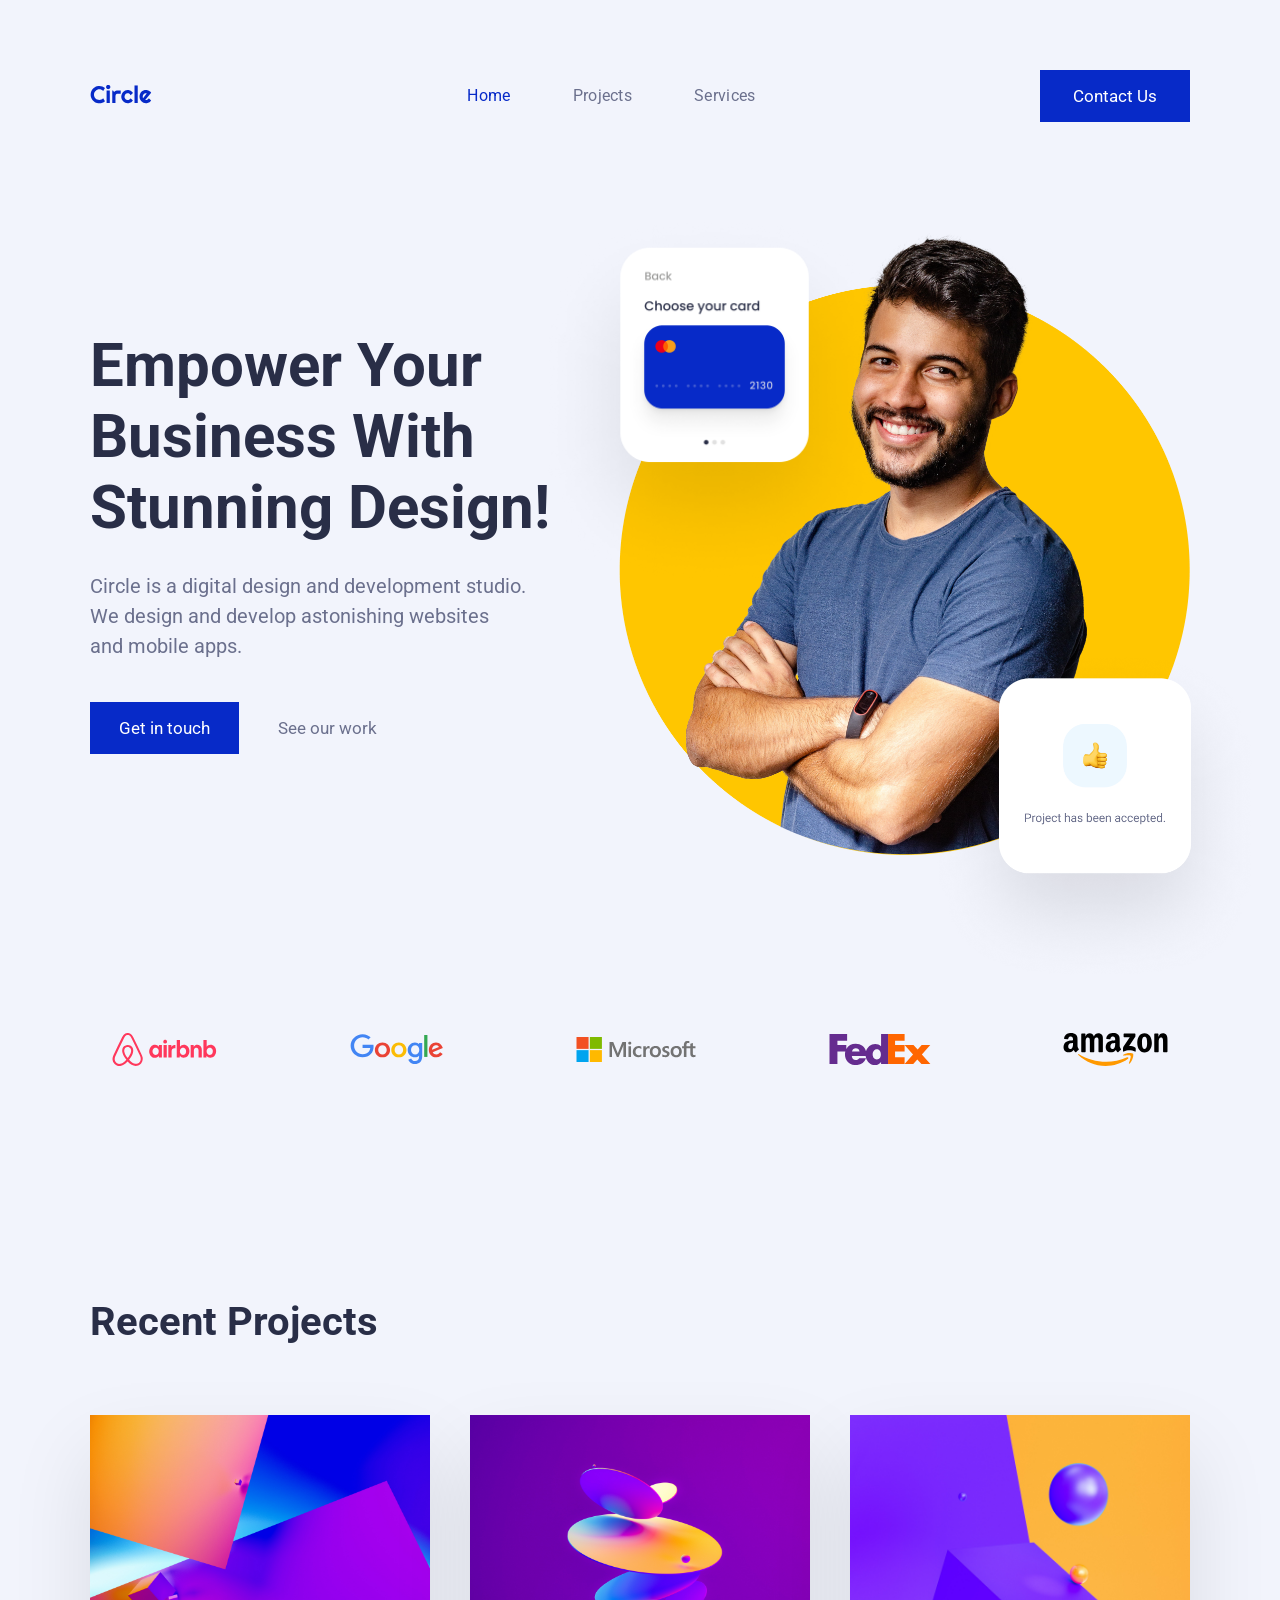
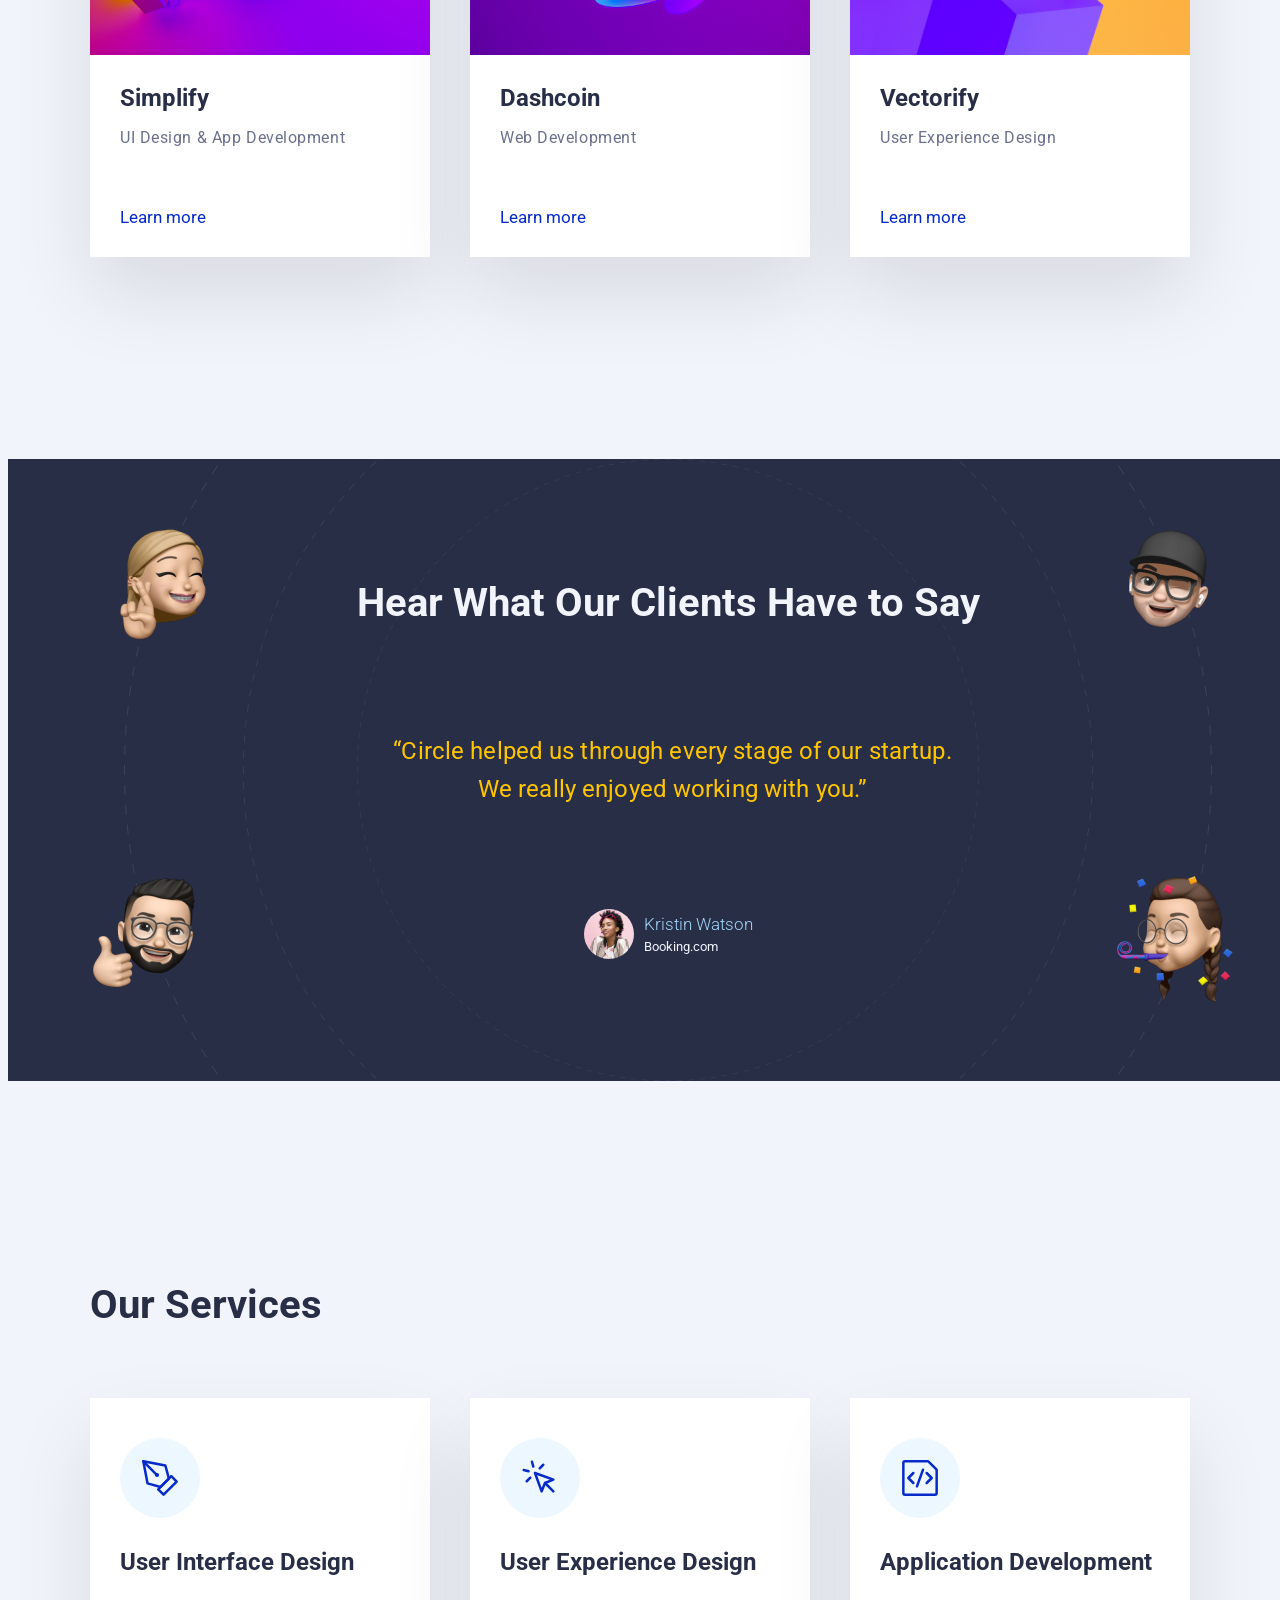
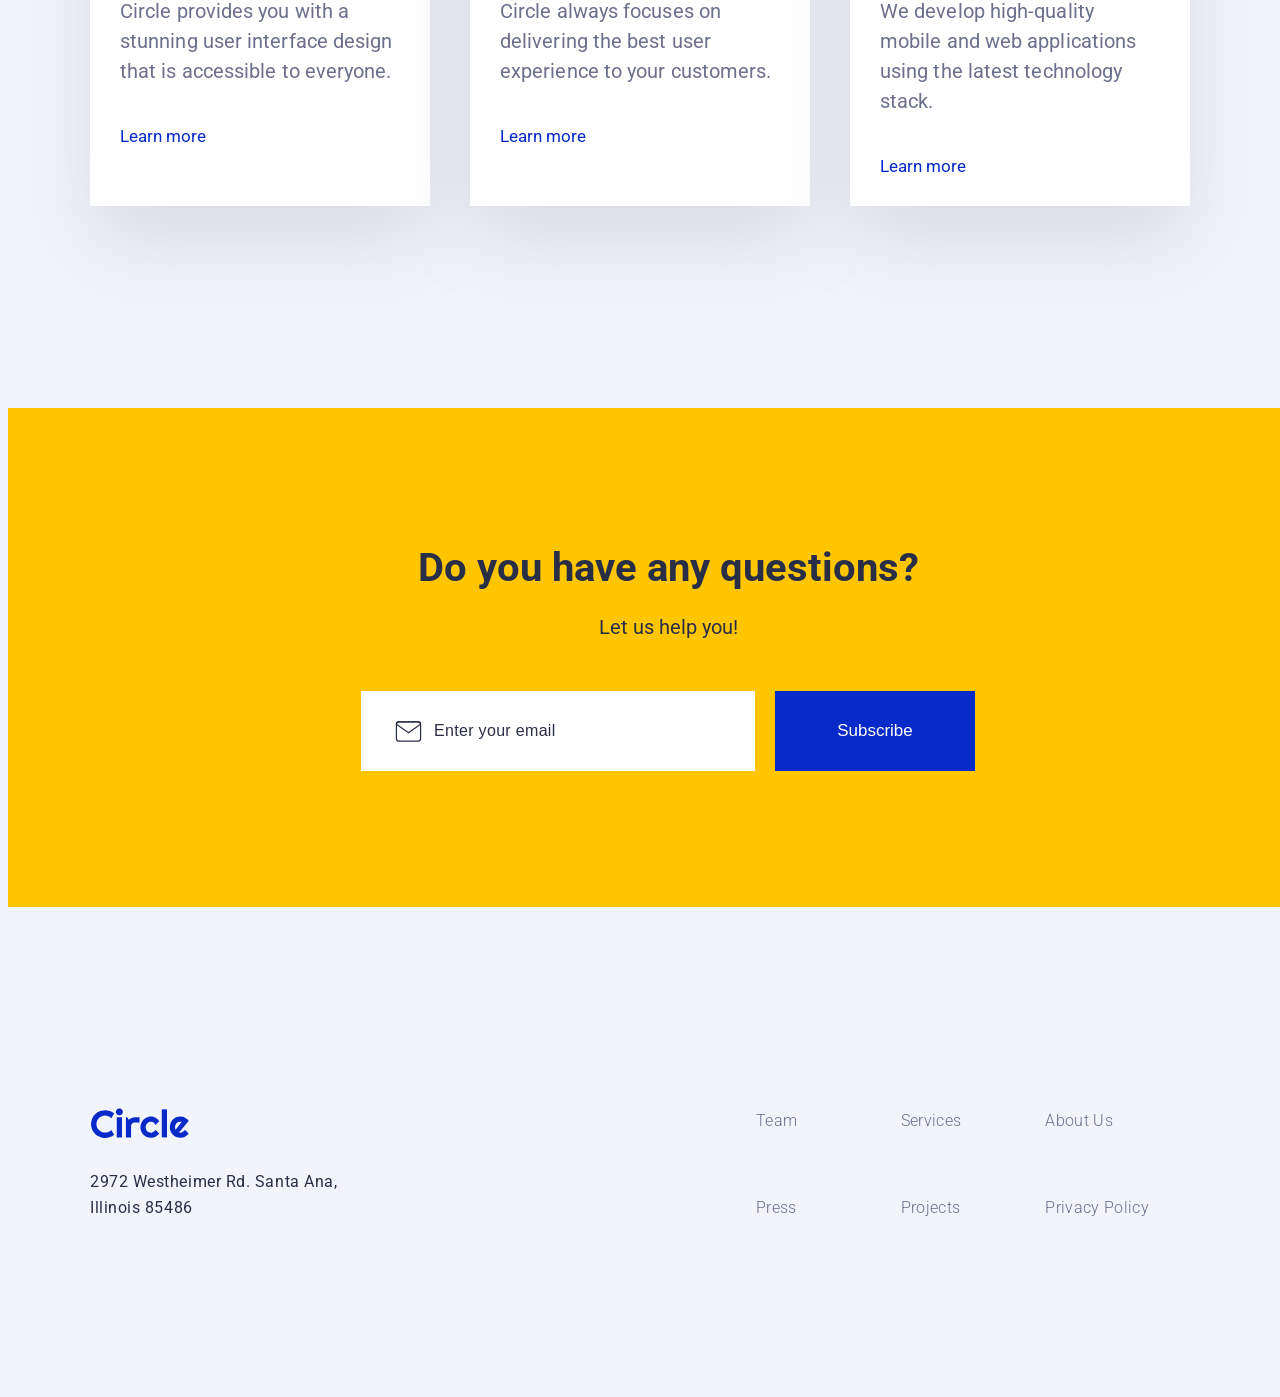
<file: index.html>
<!DOCTYPE html>
<html lang="en">

<head>
    <meta charset="UTF-8">
    <meta http-equiv="X-UA-Compatible" content="IE=edge">
    <meta name="viewport" content="width=device-width, initial-scale=1.0">
    <title>Circle</title>
    <link rel="preconnect" href="https://fonts.googleapis.com">
    <link rel="preconnect" href="https://fonts.gstatic.com" crossorigin>
    <link href="https://fonts.googleapis.com/css2?family=Roboto:wght@100;300;400;500;700;900&display=swap"
        rel="stylesheet">
    <link rel="stylesheet" href="style.css">
</head>

<body>
    <header>
        <div class="container">
            <nav class="navigation">

                <a href="index.html"> <img src="assets/logos/circle.svg" alt="circle logo" class="logo"></a>
                <ul>
                    <li><a class="active" href="index.html#home">Home</a></li>
                    <li><a href="index.html#projects">Projects</a></li>
                    <li><a href="index.html#services">Services</a></li>
                </ul>
                <a href="contact.html" class="contact-us-button circle-button">Contact Us</a>
            </nav>
        </div>
    </header>
    <section class="hero" id="home">
        <div class="container">
            <div class="intro">
                <h1>Empower Your Business With Stunning Design!</h1>
                <p class="hero-intro">
                    Circle is a digital design and development studio.<br>We design and develop astonishing websites<br>
                    and mobile apps.
                </p>
                <div class="intro-buttons">
                    <a href="contact.html" class="contact-us-button circle-button">Get in touch</a>
            
                    <a href="index.html#projects" class="circle-button circle-button-transparent">See our work</a>
                </div>
            </div>
            <div class="intro-images">
                <img src="assets/hero-section/hero-image.png" alt="intro image background" class="intro-image-bg">
                <img src="assets/hero-section/card-1.png" alt="intro card image"
                    class="intro-image-card intro-image-card-1">
                <img src="assets/hero-section/card-2.png" alt="intro card image"
                    class="intro-image-card intro-image-card-2">
            </div>
        </div>
    </section>
    <section class="sponsors">
        <div class="container">
            <div class="sponsor-images">
                <img src="assets/logos/airbnb-logo.svg" alt="airbnb" class="sponsor-image sponsor-image-airbnb">
                <img src="assets/logos/google-logo.svg" alt="google" class="sponsor-image sponsor-image-google">
                <img src="assets/logos/microsoft-logo.svg" alt="microsoft"
                    class="sponsor-image sponsor-image-microsoft">
                <img src="assets/logos/fedex-logo.svg" alt="fedex" class="sponsor-image sponsor-image-fedex">
                <img src="assets/logos/amazon-logo.svg" alt="amazon" class="sponsor-image sponsor-image-amazon">
            </div>
        </div>
    </section>
    <section class="recent-projects" id="projects">
        <div class="container">
            <h3>Recent Projects</h3>
            <div class="projects-grid">
                <div class="project-card card">
                    <img src="assets/projects-section/1.jpg" alt="project-simplify">
                    <div class="project-card-info card-info">
                        <h4>Simplify</h4>
                        <p>UI Design & App Development</p>
                        <a class="circle-link" href="project.html?name=Simplify&desc=UI Design & App Development">Learn more</a>
                    </div>
                </div>
                <div class="project-card card">
                    <img src="assets/projects-section/2.jpg" alt="project-dashcoin">
                    <div class="project-card-info card-info">
                        <h4>Dashcoin</h4>
                        <p>Web Development</p>
                        <a class="circle-link" href="project.html?name=Dashcoin&desc=Web Development">Learn more</a>
                    </div>
                </div>
                <div class="project-card card">
                    <img src="assets/projects-section/3.jpg" alt="project-vectorify">
                    <div class="project-card-info card-info">
                        <h4>Vectorify</h4>
                        <p>User Experience Design</p>
                        <a class="circle-link" href="project.html?name=Vectorify&desc=User Experience Design">Learn more</a>
                    </div>
                </div>
            </div>
        </div>
    </section>
    <section class="reviews">
        <div class="container-fluid">
            <div class="review">
                <h3 class="review-title">Hear What Our Clients Have to Say</h3>
                <p class="review-comment">
                    “Circle helped us through every stage of our startup. <br> We really enjoyed working with you.”
                </p>
                <div class="review-author">
                    <img src="assets/testimonial-section/profile.png" alt="review author" class="review-author-image">
                    <div class="review-author-info">
                        <h4 class="review-author-name">Kristin Watson</h4>
                        <p class="review-author-org">Booking.com</p>
                    </div>
                </div>
                <div class="emojis">
                    <img src="assets/testimonial-section/memoji-1.png" alt="emoji" class="emoji emoji-1">
                    <img src="assets/testimonial-section/memoji-2.png" alt="emoji" class="emoji emoji-2">
                    <img src="assets/testimonial-section/memoji-3.png" alt="emoji" class="emoji emoji-3">
                    <img src="assets/testimonial-section/memoji-4.png" alt="emoji" class="emoji emoji-4">
                </div>
            </div>
        </div>
    </section>
    <section class="services" id="services">
        <div class="container">
            <h3>Our Services</h3>
            <div class="services-grid">
                <div class="service-card card">
                    <div class="service-card-info card-info">
                        <span class="card-icon-wrapper">
                            <img class="card-icon" src="assets/services-section/icons/1.svg" alt="service-ui-design">
                        </span>
                        <h4>User Interface Design</h4>
                        <p>Circle provides you with a stunning user interface design that is accessible to everyone.</p>
                        <a class="circle-link" href="#">Learn more</a>
                    </div>
                </div>
                <div class="service-card card">
                    <div class="service-card-info card-info">
                        <span class="card-icon-wrapper">
                            <img class="card-icon" src="assets/services-section/icons/2.svg" alt="service-ux-design">
                        </span>
                        <h4>User Experience Design</h4>
                        <p>Circle always focuses on delivering the best user experience to your customers.</p>
                        <a class="circle-link" href="#">Learn more</a>
                    </div>
                </div>
                <div class="service-card card">
                    <div class="service-card-info card-info">
                        <span class="card-icon-wrapper">
                            <img class="card-icon" src="assets/services-section/icons/3.svg"
                                alt="service-app-development">
                        </span>
                        <h4>Application Development</h4>
                        <p>We develop high-quality mobile and web applications using the latest technology stack.</p>
                        <a class="circle-link" href="#">Learn more</a>
                    </div>
                </div>
            </div>
        </div>
    </section>
    <section class="newsletter">
        <div class="container-fluid">
            <h3>Do you have any questions?</h3>
            <p>Let us help you!</p>
            <form action="#" class="newsletter-form">
                <input type="email" placeholder="Enter your email" class="newsletter-input">
                <button type="submit" class="newsletter-button circle-button">Subscribe</button>
            </form>
        </div>
        </div>
    </section>
    <footer>
        <div class="container">
            <div class="footer-company">
                <img src="/assets/logos/circle.svg" alt="circle-logo">
                <p class="footer-address">
                    2972 Westheimer Rd. Santa Ana, <br> Illinois 85486
                </p>
            </div>
            <nav class="footer-nav">
                <ul>
                    <li><a href="#">Team</a></li>
                    <li><a href="#">Services</a></li>
                    <li><a href="#">About Us</a></li>
                    <li><a href="#">Press</a></li>
                    <li><a href="#">Projects</a></li>
                    <li><a href="#">Privacy Policy</a></li>
                </ul>
            </nav>
        </div>
    </footer>
    <script src="script.js"></script>
</body>

</html>
</file>
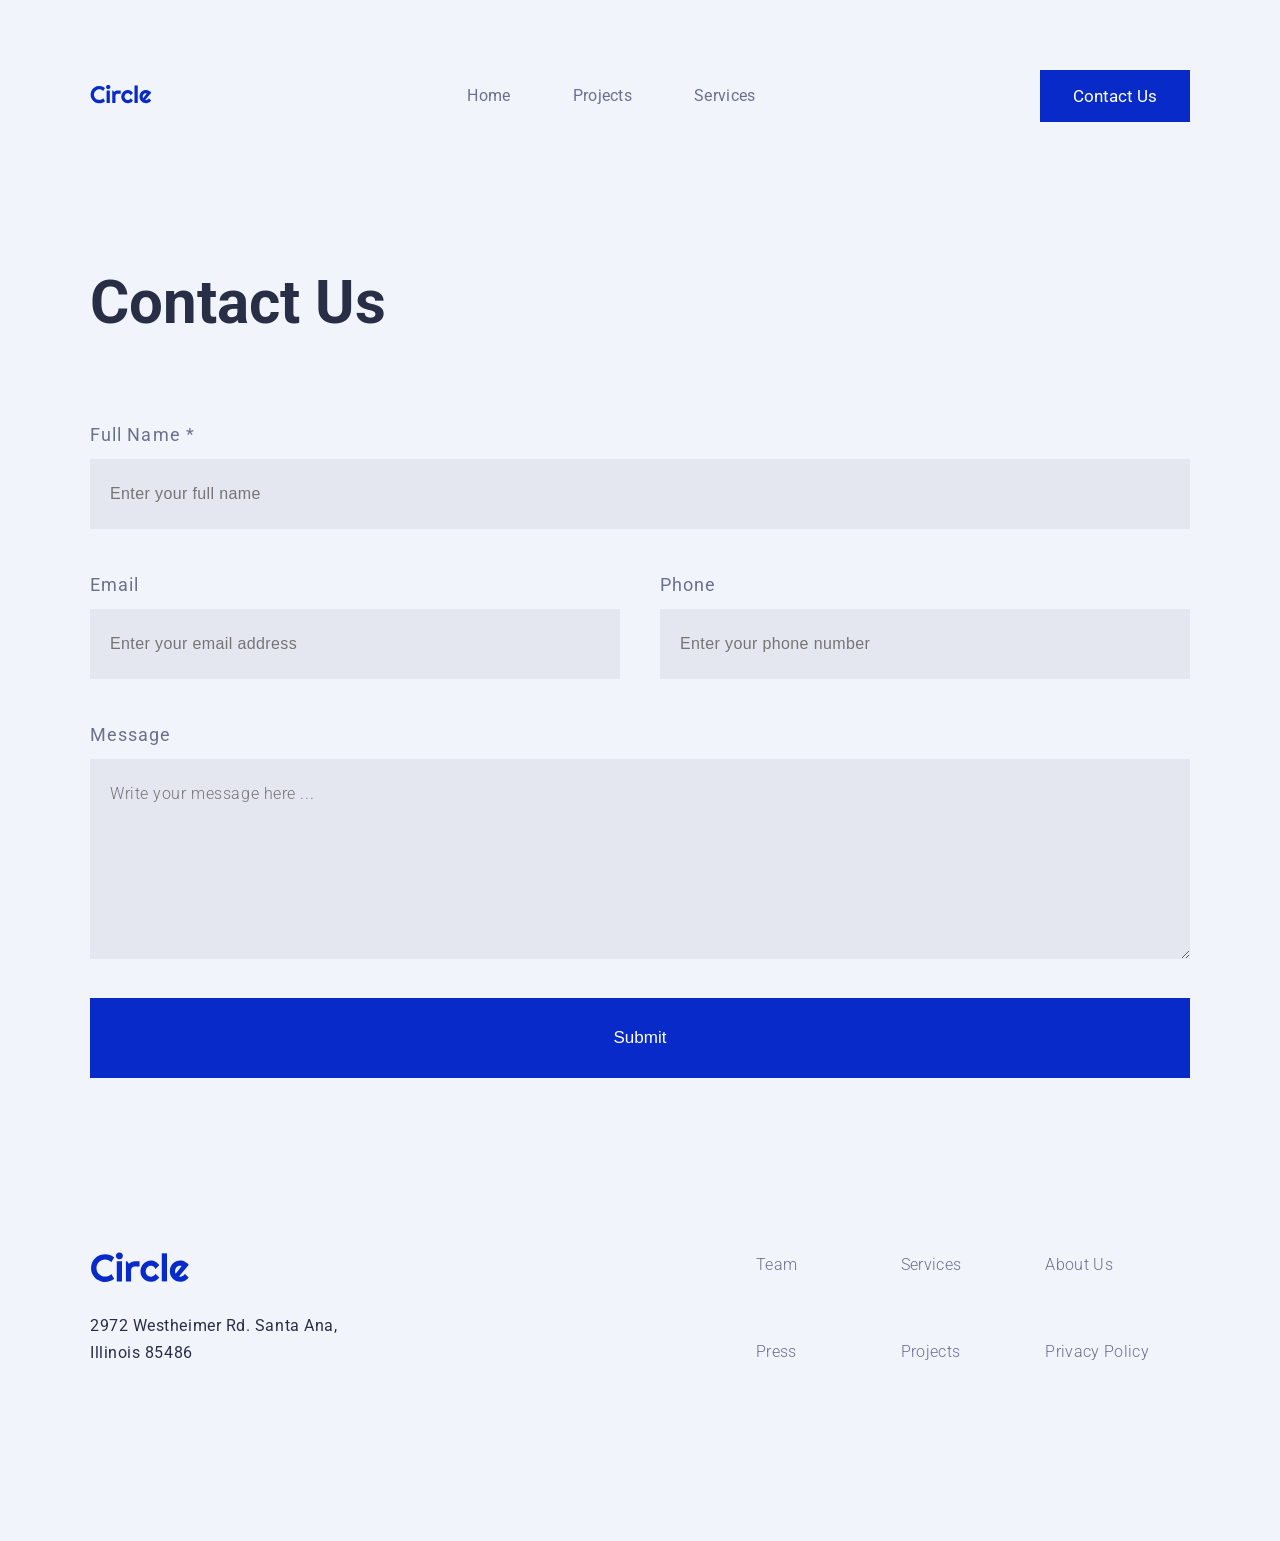
<file: contact.html>
<!DOCTYPE html>
<html lang="en">

<head>
    <meta charset="UTF-8">
    <meta http-equiv="X-UA-Compatible" content="IE=edge">
    <meta name="viewport" content="width=device-width, initial-scale=1.0">
    <title>Circle</title>
    <link rel="preconnect" href="https://fonts.googleapis.com">
    <link rel="preconnect" href="https://fonts.gstatic.com" crossorigin>
    <link href="https://fonts.googleapis.com/css2?family=Roboto:wght@100;300;400;500;700;900&display=swap"
        rel="stylesheet">
    <link rel="stylesheet" href="style.css">
</head>

<body>
    <header>
        <div class="container">
            <nav class="navigation">
                <a href="index.html"> <img src="assets/logos/circle.svg" alt="circle logo" class="logo"></a>
                <ul>
                    <li><a href="index.html#home">Home</a></li>
                    <li><a href="index.html#projects">Projects</a></li>
                    <li><a href="index.html#services">Services</a></li>
                </ul>
                <a href="contact.html" class="contact-us-button circle-button">Contact Us</a>
            </nav>
        </div>
    </header>

    <section class="contact-us">
        <div class="container">
            <h1>Contact Us</h1>
            <form action="" class="contact-form">
                <div class="form-line">
                    <div class="form-control">
                        <label for="name" required>Full Name *</label>
                        <input class="form-input input-name" name="name" type="text" placeholder="Enter your full name"
                            required>
                    </div>
                </div>
                <div class="form-line">
                    <div class="form-control">
                        <label for="email">Email</label>
                        <input class="form-input input-email" name="email" type="email"
                            placeholder="Enter your email address" required>
                    </div>
                    <div class="form-control">
                        <label for="phone">Phone</label>
                        <input class="form-input input-phone" name="phone" type="text"
                            placeholder="Enter your phone number" required>
                    </div>
                </div>
                <div class="form-line">
                    <div class="form-control">
                        <label for="message">Message</label>
                        <textarea class="form-input input-message" name="message" type="text"
                            placeholder="Write your message here ..." required></textarea>
                    </div>
                </div>
                <button class="circle-button form-button" id="contact-submit" type="submit">Submit</button>
            </form>
        </div>

    </section>
    <!-- The Modal -->
    <div id="myModal" class="modal">

        <!-- Modal content -->
        <div class="modal-content">
            <span class="close">&times;</span>
            <p id="modal-text"></p>
        </div>

    </div>
    <footer>
        <div class="container">
            <div class="footer-company">
                <img src="/assets/logos/circle.svg" alt="circle-logo">
                <p class="footer-address">
                    2972 Westheimer Rd. Santa Ana, <br> Illinois 85486
                </p>
            </div>
            <nav class="footer-nav">
                <ul>
                    <li><a href="#">Team</a></li>
                    <li><a href="#">Services</a></li>
                    <li><a href="#">About Us</a></li>
                    <li><a href="#">Press</a></li>
                    <li><a href="#">Projects</a></li>
                    <li><a href="#">Privacy Policy</a></li>
                </ul>
            </nav>
        </div>
    </footer>
    <script src="script.js"></script>
</body>

</html>
</file>
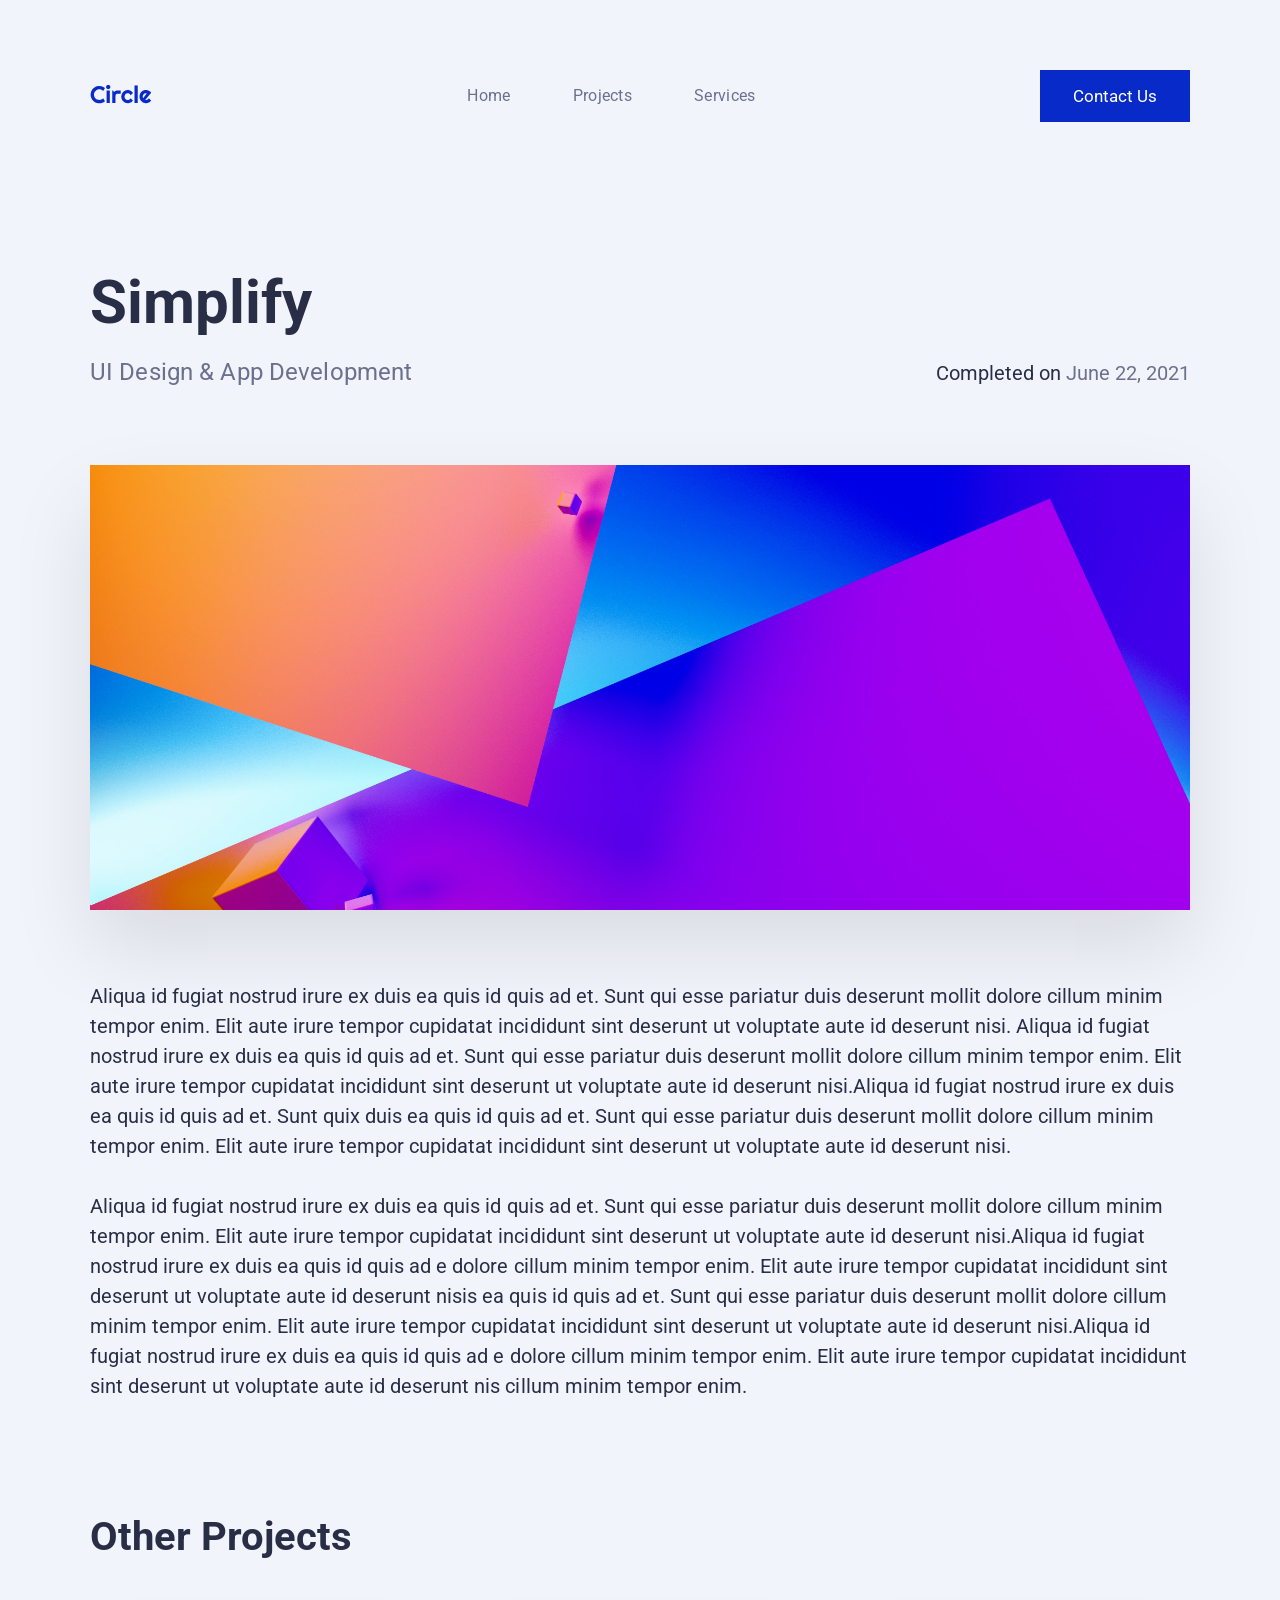
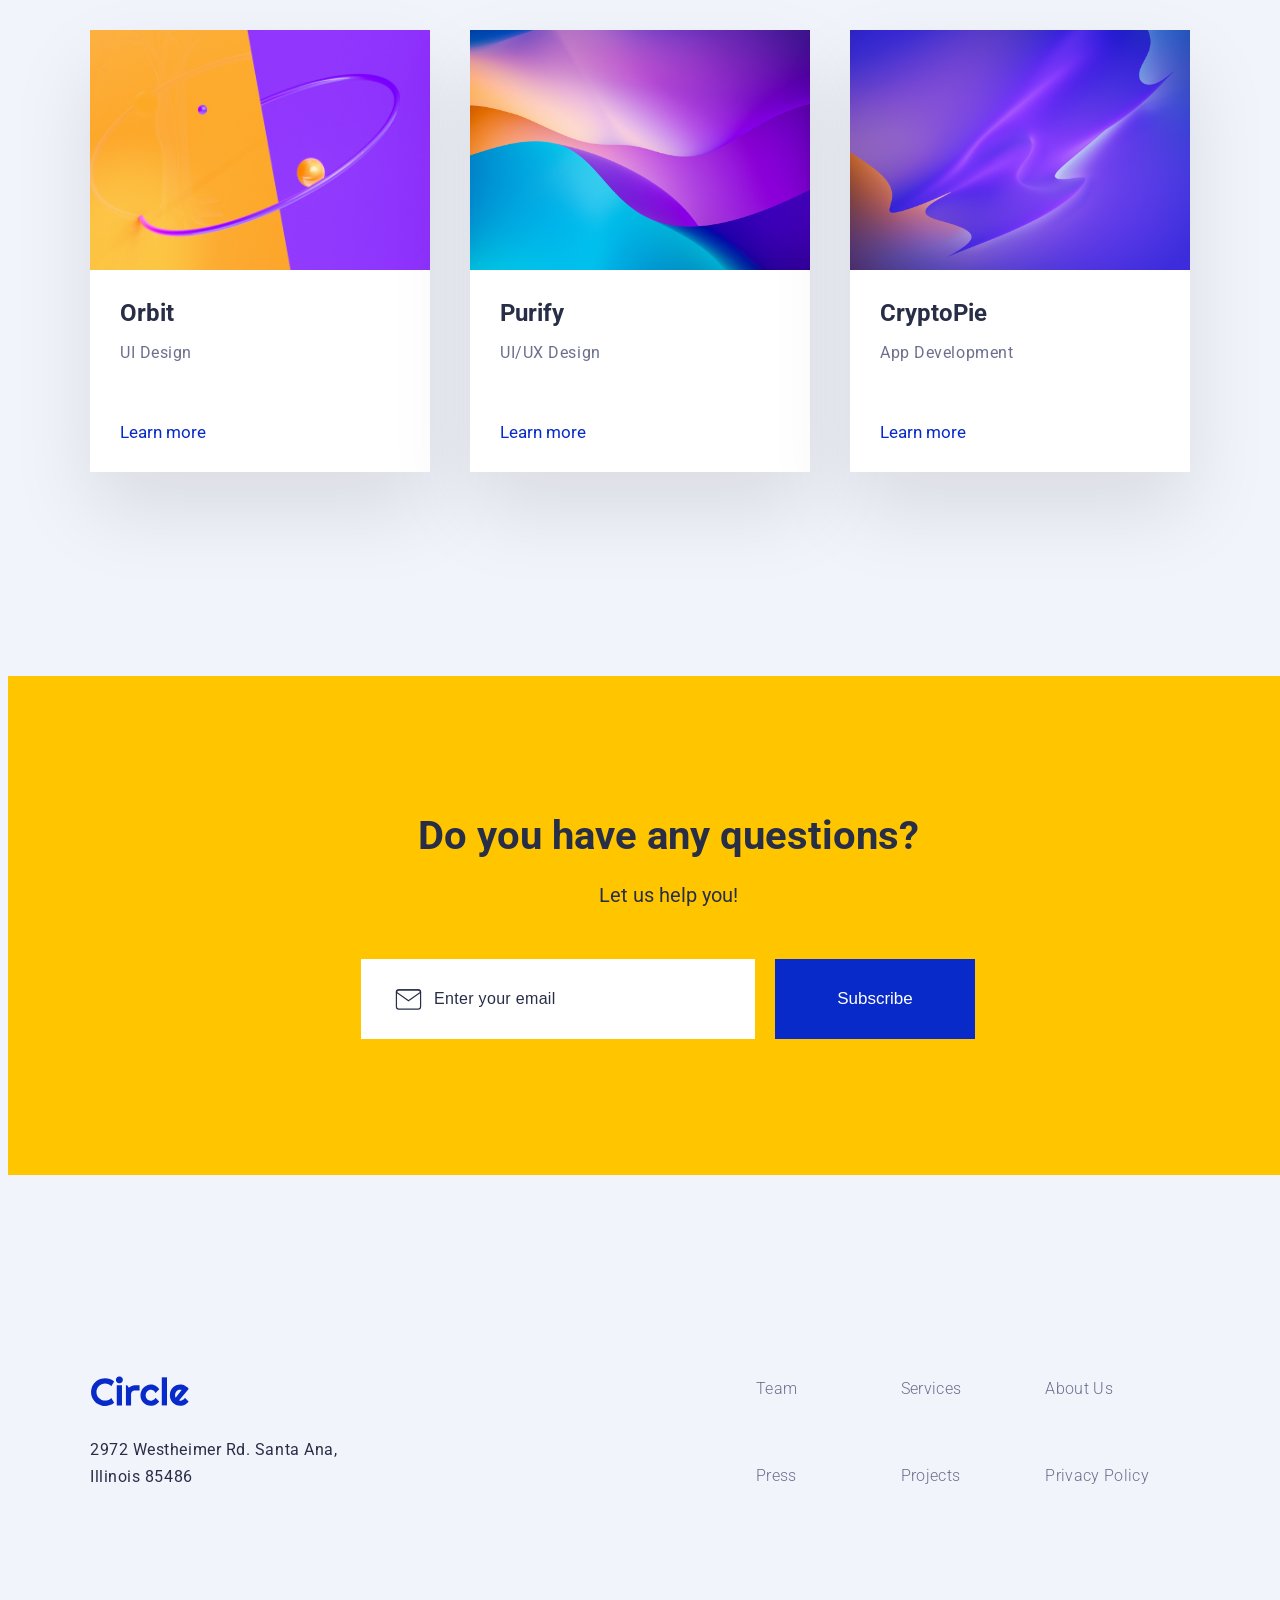
<file: project.html>
<!DOCTYPE html>
<html lang="en">

<head>
    <meta charset="UTF-8">
    <meta http-equiv="X-UA-Compatible" content="IE=edge">
    <meta name="viewport" content="width=device-width, initial-scale=1.0">
    <title>Circle</title>
    <link rel="preconnect" href="https://fonts.googleapis.com">
    <link rel="preconnect" href="https://fonts.gstatic.com" crossorigin>
    <link href="https://fonts.googleapis.com/css2?family=Roboto:wght@100;300;400;500;700;900&display=swap"
        rel="stylesheet">
    <link rel="stylesheet" href="style.css">
</head>

<body>
    <header>
        <div class="container">
            <nav class="navigation">
                <a href="index.html"> <img src="assets/logos/circle.svg" alt="circle logo" class="logo"></a>
                <ul>
                    <li><a href="index.html#home">Home</a></li>
                    <li><a href="index.html#projects">Projects</a></li>
                    <li><a href="index.html#services">Services</a></li>
                </ul>
                <a href="contact.html" class="contact-us-button circle-button">Contact Us</a>
            </nav>
        </div>
    </header>

    <section class="project">
        <div class="container">
            <h1>Simplify</h1>
            <div class="project-header">
                <p class="project-desc">
                    UI Design & App Development
                </p>
                <p class="project-date">
                    Completed on <span>June 22, 2021</span>
                </p>
            </div>
            <div class="project-body">
                <img class="project-image" src="/assets/projects-section/1.jpg" alt="project-image">
                <p class="project-text">
                    Aliqua id fugiat nostrud irure ex duis ea quis id quis ad et. Sunt qui esse pariatur duis deserunt
                    mollit dolore cillum minim tempor enim. Elit aute irure tempor cupidatat incididunt sint deserunt ut
                    voluptate aute id deserunt nisi. Aliqua id fugiat nostrud irure ex duis ea quis id quis ad et. Sunt
                    qui esse pariatur duis deserunt mollit dolore cillum minim tempor enim. Elit aute irure tempor
                    cupidatat incididunt sint deserunt ut voluptate aute id deserunt nisi.Aliqua id fugiat nostrud irure
                    ex duis ea quis id quis ad et. Sunt quix duis ea quis id quis ad et. Sunt qui esse pariatur duis
                    deserunt mollit dolore cillum minim tempor enim. Elit aute irure tempor cupidatat incididunt sint
                    deserunt ut voluptate aute id deserunt nisi. <br><br>

                    Aliqua id fugiat nostrud irure ex duis ea quis id quis ad et. Sunt qui esse pariatur duis deserunt
                    mollit dolore cillum minim tempor enim. Elit aute irure tempor cupidatat incididunt sint deserunt ut
                    voluptate aute id deserunt nisi.Aliqua id fugiat nostrud irure ex duis ea quis id quis ad e dolore
                    cillum minim tempor enim. Elit aute irure tempor cupidatat incididunt sint deserunt ut voluptate
                    aute id deserunt nisis ea quis id quis ad et. Sunt qui esse pariatur duis deserunt mollit dolore
                    cillum minim tempor enim. Elit aute irure tempor cupidatat incididunt sint deserunt ut voluptate
                    aute id deserunt nisi.Aliqua id fugiat nostrud irure ex duis ea quis id quis ad e dolore cillum
                    minim tempor enim. Elit aute irure tempor cupidatat incididunt sint deserunt ut voluptate aute id
                    deserunt nis cillum minim tempor enim.
                </p>
            </div>
        </div>
    </section>
    <section class="recent-projects" id="projects">
        <div class="container">
            <h3>Other Projects</h3>
            <div class="projects-grid">
                <div class="project-card card">
                    <img src="assets/projects-section/4.jpg" alt="project-simplify">
                    <div class="project-card-info card-info">
                        <h4>Orbit</h4>
                        <p>UI Design</p>
                        <a class="circle-link" href="project.html?name=Orbit&desc=UI Design">Learn more</a>
                    </div>
                </div>
                <div class="project-card card">
                    <img src="assets/projects-section/5.jpg" alt="project-dashcoin">
                    <div class="project-card-info card-info">
                        <h4>Purify</h4>
                        <p>UI/UX Design</p>
                        <a class="circle-link" href="project.html?name=Purify&desc=UI/UX Design">Learn more</a>
                    </div>
                </div>
                <div class="project-card card">
                    <img src="assets/projects-section/6.jpg" alt="project-vectorify">
                    <div class="project-card-info card-info">
                        <h4>CryptoPie</h4>
                        <p>App Development</p>
                        <a class="circle-link" href="project.html?name=CryptoPie&desc=App Development">Learn more</a>
                    </div>
                </div>
            </div>
        </div>
    </section>
  
    <section class="newsletter">
        <div class="container-fluid">
            <h3>Do you have any questions?</h3>
            <p>Let us help you!</p>
            <form action="#" class="newsletter-form">
                <input type="email" placeholder="Enter your email" class="newsletter-input">
                <button type="submit" class="newsletter-button circle-button">Subscribe</button>
            </form>
        </div>
        </div>
    </section>
    <footer>
        <div class="container">
            <div class="footer-company">
                <img src="/assets/logos/circle.svg" alt="circle-logo">
                <p class="footer-address">
                    2972 Westheimer Rd. Santa Ana, <br> Illinois 85486
                </p>
            </div>
            <nav class="footer-nav">
                <ul>
                    <li><a href="#">Team</a></li>
                    <li><a href="#">Services</a></li>
                    <li><a href="#">About Us</a></li>
                    <li><a href="#">Press</a></li>
                    <li><a href="#">Projects</a></li>
                    <li><a href="#">Privacy Policy</a></li>
                </ul>
            </nav>
        </div>
    </footer>
    <script src="script.js"></script>
</body>

</html>
</file>
<file: style.css>
html {
    scroll-behavior: smooth;
}

body {
    font-family: 'Roboto', sans-serif;
    color: #292E47;
    background-color: #F2F4FC;
}

body * {
    box-sizing: border-box;
}

h1 {
    font-size: 60px;
    font-weight: 700;
    margin: 0;
}

h2 {
    font-size: 50px;
    font-weight: 700;
    margin: 0;
}

h3 {
    font-size: 40px;
    font-weight: 700;
    margin: 0;
}

h4 {
    font-size: 24px;
    font-weight: 700;
    margin: 0;
}

p.hero-intro {
    font-size: 20px;
    font-weight: 400;
    line-height: 1.5;
    color: #6B708D;
}

.container {
    width: 1100px;
    margin: 0 auto;
}

.container-fluid {
    width: 1320px;
    margin: 0 auto;
}

button.circle-button,
a.circle-button {
    font-size: 17px;
    border-radius: 0px;
    background-color: #072AC8;
    border: none;
    color: #fff;
    display: inline-block;
    padding: 16px 33px;
    cursor: pointer;
    text-decoration: none;
    transition: background-color 300ms linear;
}

button.circle-button:hover,
a.circle-button:hover {
    background-color: #292E47;
}

button.circle-button-transparent,
a.circle-button-transparent {
    background-color: transparent;
    color: #6B708D;
    transition: color 300ms linear;
}

button.circle-button-transparent:hover,
a.circle-button-transparent:hover {
    background-color: transparent;
    color: #292E47;
}

a.circle-link {
    color: #072AC8;
    text-decoration: none;
    font-size: 17px;
    font-weight: 400;
    transition: color 300ms linear;
}

a.circle-link:hover {
    color: #000000;
}

.card {
    will-change: transform;
    transition: transform 450ms;
}

.card:hover {
    transition: transform 125ms;
    transform: translateY(-10px);
}

.navigation {
    padding: 60px 0;
    display: flex;
    justify-content: space-between;
    align-items: center;
}

.navigation ul {
    display: flex;
    list-style: none;
    margin: 0;
    padding: 0;
    gap: 62px;
    margin-bottom: -1px;
    margin-left: 31px;
    letter-spacing: 0.02em;
}

.navigation ul li a {
    color: #6B708D;
    text-decoration: none;
    transition: color 300ms linear;
}

.navigation ul li a:hover {
    color: #292E47;
}

.navigation ul li a.active {
    color: #072AC8;
}

.navigation .logo {
    margin-top: 1px;
}

.navigation .circle-button {
    cursor: pointer;
    margin-top: 2px;
}

.hero {
    padding: 30px 0;
}

.hero .container {
    display: flex;
    justify-content: space-between;
}

.hero .intro {
    width: 48%;
    padding-top: 118px;
}

.hero .intro p.hero-intro {
    margin-bottom: 41px;
    margin-top: 28px;
}

.hero .intro .intro-buttons {
    display: flex;
    align-items: center;
    gap: 10px;
}

.hero .intro .circle-button {
    padding: 16px 29px;
}

.hero .intro-images {
    width: 52%;
    position: relative;
}

.hero .intro-images .intro-image-bg {
    width: 100%;
    display: block;
    margin-top: 10px;
}

.hero .intro-images .intro-image-card {
    position: absolute;
}

.hero .intro-images .intro-image-card-1 {
    position: absolute;
    top: -11px;
    width: 374px;
    left: -91px;
}

.hero .intro-images .intro-image-card-2 {
    position: absolute;
    bottom: -130px;
    width: 350px;
    right: -80px;
}

.sponsors {
    padding: 140px 0;
}

.sponsors .sponsor-images {
    display: flex;

    align-items: center;
    padding: 0 22px;

    justify-content: space-between;
}

.sponsors .sponsor-images .sponsor-image {
    width: 105px;
    margin-top: 2px;
    display: block;
    object-fit: fill;
}

.sponsors .sponsor-images .sponsor-image.sponsor-image-google {
    width: 94px;
}

.sponsors .sponsor-images .sponsor-image.sponsor-image-microsoft {
    width: 120px;
    margin-left: 0px;
}

.sponsors .sponsor-images .sponsor-image.sponsor-image-fedex {
    width: 102px;
}

.recent-projects {
    padding: 92px 0;

}

.projects-grid {
    margin-top: 70px;
    display: grid;
    grid-template-columns: 340px 340px 340px;
    gap: 40px;
}

.project-card {}

.project-card img {
    width: 100%;
    height: 240px;
}

.project-card .project-card-info {
    padding: 25px 30px 30px 30px;
}

.project-card .project-card-info p {
    letter-spacing: 0.035em;
}

.project-card .project-card-info .circle-link {
    margin-top: 60px;
    display: block;
}

.reviews {
    padding: 110px 0;
}

.reviews .container-fluid {
    height: 622px;
    background: url(assets/testimonial-section/orbit.png) no-repeat center center #292E47;
    background-size: cover;
}

.reviews .container-fluid h3.review-title {
    color: #F2F4FC;
}

.reviews .container-fluid .review-comment {
    text-align: center;
    color: #FFC600;
    font-size: 24px;
    line-height: 1.6;
    margin-left: 9px;
    letter-spacing: 0.005em;
    margin-top: 105px;
}

.reviews .container-fluid .review {
    display: flex;
    justify-content: space-between;
    align-items: center;
    padding: 120px 0;
    flex-direction: column;
    height: 100%;
    position: relative;
}

.reviews .container-fluid .review .review-author .review-author-image {
    width: 50px;
    height: 50px;
    border-radius: 50%;
    object-fit: cover;
}

.reviews .container-fluid .review .review-author {
    display: flex;
    align-items: center;
    gap: 10px;
    margin-top: 75px;
}

.reviews .container-fluid .review .review-author .review-author-name {
    color: #A2D6F9;
    font-size: 17px;
    font-weight: 300;
    padding: 0;
    margin: 0;
    margin-bottom: 5px;
}

.reviews .container-fluid .review .review-author .review-author-org {
    color: #F2F4FC;
    font-size: 13px;
    padding: 0;
    margin: 0;
    margin-top: 5px;
}

.reviews .container-fluid .review .emojis .emoji {
    position: absolute;
    width: 150px;
}

.reviews .container-fluid .review .emojis {
    width: 100%;
}

.reviews .container-fluid .review .emojis .emoji-1 {
    top: 50px;
    left: 75px;
}

.reviews .container-fluid .review .emojis .emoji-2 {
    top: 50px;
    right: 90px;
}

.reviews .container-fluid .review .emojis .emoji-3 {
    bottom: 75px;
    left: 64px;
}

.reviews .container-fluid .review .emojis .emoji-4 {
    bottom: 75px;
    right: 72px;
}

.services {
    padding: 90px 0;
}

.services-grid {
    margin-top: 70px;
    display: grid;
    grid-template-columns: 340px 340px 340px;
    gap: 40px;
    /* TODO: unify in one class */
}

.card {
    width: 340px;
    background-color: #fff;
    box-shadow: rgba(0, 0, 0, 0.1) 0px 38px 77px 0px;
}


.card-info {
    padding: 25px 30px 30px 30px;
}

.card-info p {
    color: #6B708D;
}

.card-icon-wrapper {
    display: flex;
    align-items: center;
    justify-content: center;
    margin-top: 15px;
    margin-bottom: 30px;
    width: 80px;
    height: 80px;
    border-radius: 50%;

    background-color: #ECF7FF;
}

.service-card-info p {
    letter-spacing: 0.004em;
    line-height: 1.5em;

}

.service-card-info .circle-link {
    margin-top: 40px;
    display: block;
}

.service-card-info p {
    font-size: 20px;
}

.newsletter {
    padding: 112px 0;
}

.newsletter .container-fluid {
    background-color: #FFC600;
    display: flex;
    align-items: center;
    justify-content: center;
    flex-direction: column;
    padding: 136px 0;
}

.newsletter .container-fluid p {
    font-size: 20px;
    margin-top: 24px;
}

.newsletter .newsletter-form {
    margin-top: 32px;
    display: flex;

}

.newsletter .newsletter-form .newsletter-input {
    width: 394px;
    height: 80px;
    border-radius: 0px;
    border: none;
    padding: 30px 73px;
    font-size: 16px;
    font-weight: 300;
    color: #292E47;
    letter-spacing: 0.02em;
    background: url("/assets/newsletter/icon/mail.svg") no-repeat left #fff;
    background-size: 29px;
    background-position: 33px 26px;
}

.newsletter .newsletter-form .newsletter-input::placeholder {
    color: #292E47;
    opacity: 1;
}


.newsletter .newsletter-form .circle-button {
    height: 80px;
    margin-left: 20px;
    width: 200px;
}

footer {
    padding: 88px 0;
}

footer .container {
    display: flex;
    justify-content: space-between;
}

footer .footer-company img {
    width: 100px;
}

footer .footer-company .footer-address {
    margin-top: 26px;
    letter-spacing: 0.034em;
    line-height: 1.65em;
}

footer .footer-nav ul {
    display: flex;
    justify-content: space-between;
    align-items: center;
    flex-wrap: wrap;
    list-style: none;
    margin-left: 0;
    padding-left: 0;
    width: 434px;
    padding-top: 0;
    margin-top: 4px;
}

footer .footer-nav ul li {
    flex-grow: 1;
    flex-shrink: 0;
    flex-basis: 120px;
    padding-bottom: 68px;
}

footer .footer-nav ul li a {
    color: #6B708D;
    font-size: 16px;
    font-weight: 300;
    letter-spacing: 0.02em;
    text-decoration: none;
    transition: background-color 300ms linear;
}

footer .footer-nav ul li a:hover {
    color: #292E47;
}

.project {
    padding: 85px 0 0 0;
}

.project h1 {}

.project-header {
    display: flex;
    justify-content: space-between;
    align-items: center;
}

.project-header p {
    margin-top: 20px;

}

.project-header .project-desc {
    font-size: 24px;
    color: #6B708D;
    letter-spacing: 0.005em;
}

.project-header .project-date {
    font-size: 20px;
    margin-top: 17px;
}

.project-header .project-date span {
    color: #6B708D;
}

.project-body {
    padding: 55px 0 0 0;
}

.project-body img {
    width: 100%;
    height: 445px;
    object-fit: cover;
    box-shadow: rgba(0, 0, 0, 0.1) 0px 38px 77px 0px;
}

.project-body .project-text {
    margin-top: 67px;
    font-size: 20px;
    line-height: 1.5em;
    letter-spacing: 0.0005em;
}

.contact-us {
    padding: 85px 0;
}

.contact-form {
    margin-top: 86px;
}

.form-line {
    display: flex;
    align-items: center;
    justify-content: space-between;
    margin-top: 45px;
    gap: 40px;
}

.form-line .form-control {
    width: 100%;
}

.form-line .form-control input {
    width: 100%;
    height: 70px;
    border-radius: 0px;
    border: none;
    padding: 23px 20px;
    font-size: 16px;
    font-weight: 300;
    color: #292E47;
    background: rgba(107, 112, 141, 0.1);
    letter-spacing: 0.024em;
    margin-top: 14px;
}

.form-line .form-control label {
    display: block;
    font-size: 18px;
    letter-spacing: 0.06em;
    color: #6B708D;
}

.form-line .form-control textarea {
    width: 100%;
    height: 200px;
    background: rgba(107, 112, 141, 0.1);
    letter-spacing: 0.035em;
    margin-top: 14px;
    border-radius: 0px;
    border: none;
    padding: 25px 20px;
    font-family: 'Roboto', sans-serif;
    font-size: 16px;
    font-weight: 300;
    color: #292E47;
}

.circle-button.form-button {
    margin-top: 35px;
    height: 80px;
    width: 100%;
}

/* The Modal (background) */
.modal {
    display: none;
    position: fixed;
    z-index: 1;
    padding-top: 100px;
    left: 0;
    top: 0;
    width: 100%;
    height: 100%;
    overflow: auto;
    background-color: rgb(0, 0, 0);
    background-color: rgba(0, 0, 0, 0.4);
}

/* Modal Content */
.modal-content {
    background-color: #fefefe;
    margin: auto;
    padding: 20px;
    border: 1px solid #888;
    width: 40%;
}

/* The Close Button */
.close {
    color: #aaaaaa;
    float: right;
    font-size: 28px;
    font-weight: bold;
}

.close:hover,
.close:focus {
    color: #000;
    text-decoration: none;
    cursor: pointer;
}
</file>
